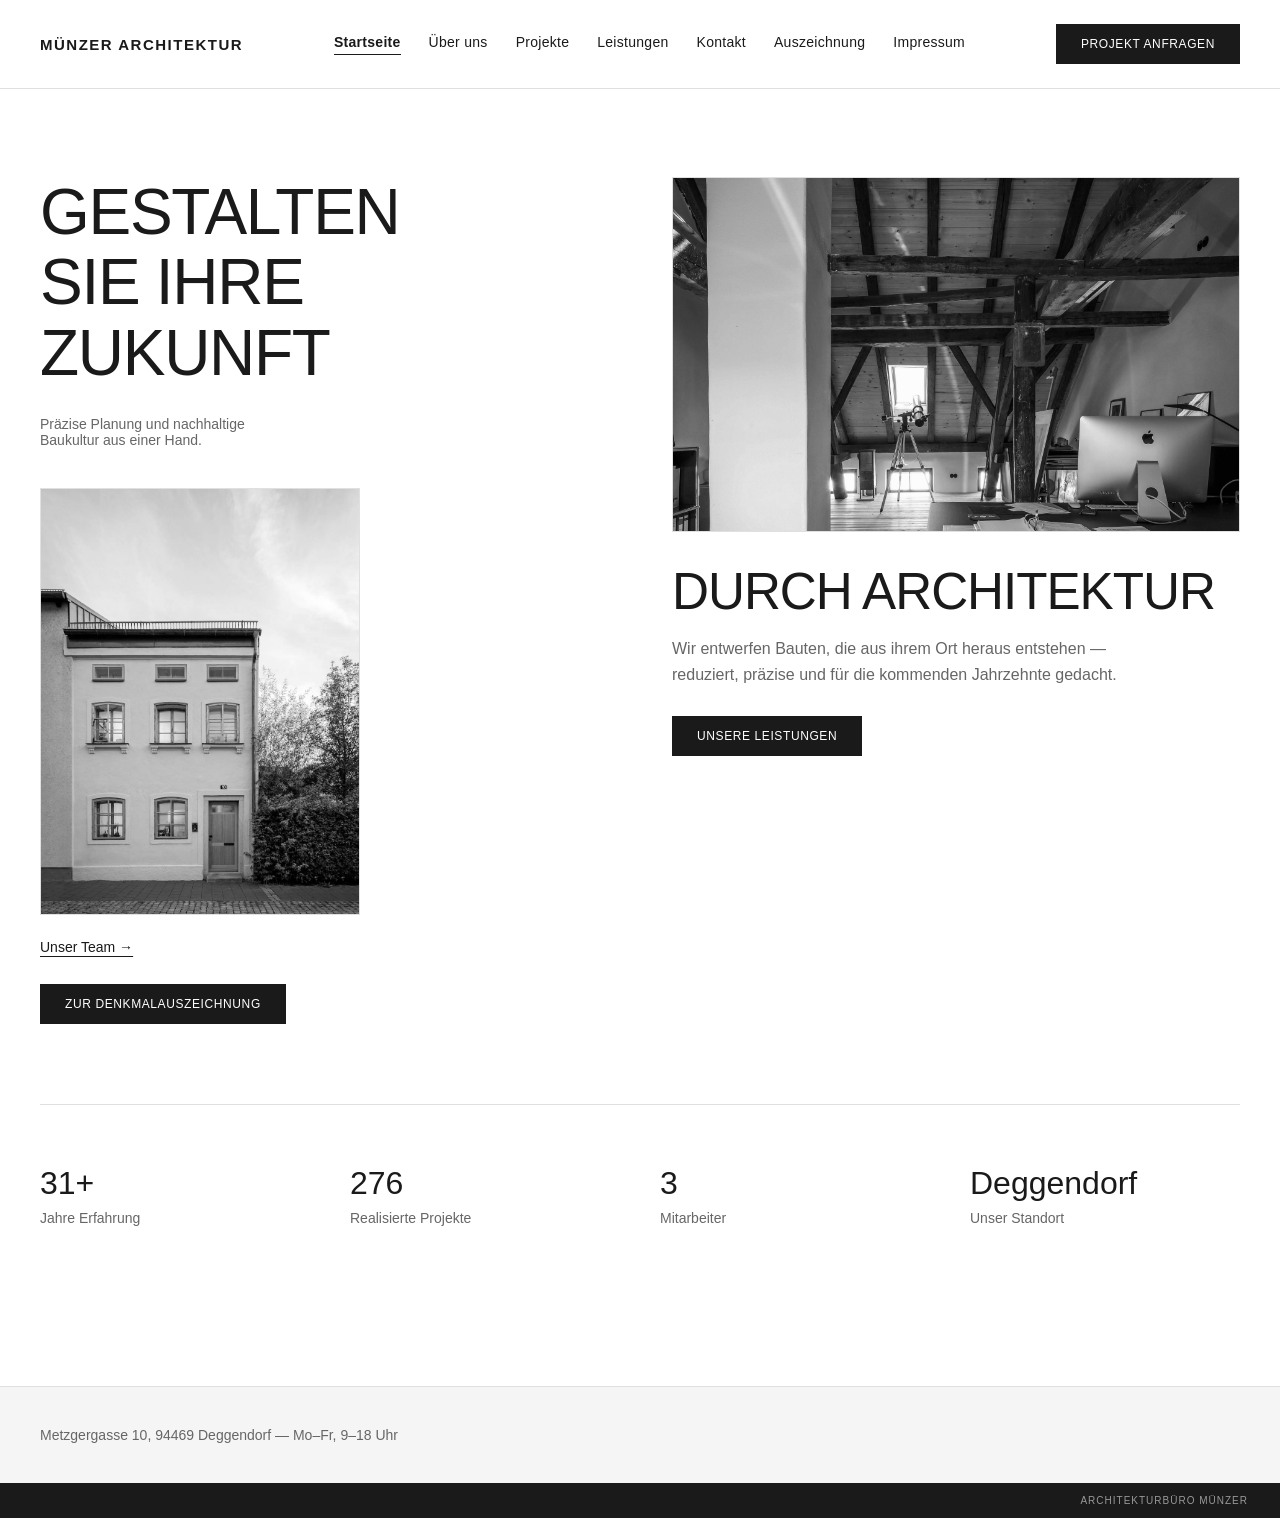
<file: index.html>
<!DOCTYPE html>
<html lang="de">
<head>
<meta charset="utf-8">
<meta name="viewport" content="width=device-width, initial-scale=1">
<title>Startseite — Münzer Architektur</title>
<link rel="stylesheet" href="style.css">
</head>
<body>
<header class="header">
  <a class="brand" href="index.html">Münzer Architektur</a>
  <nav class="nav">
      <a href="index.html" aria-current="page">Startseite</a>
      <a href="ueber-uns.html">Über uns</a>
      <a href="projekte.html">Projekte</a>
      <a href="leistungen.html">Leistungen</a>
      <a href="kontakt.html">Kontakt</a>
      <a href="auszeichnung.html">Auszeichnung</a>
      <a href="impressum.html">Impressum</a>
  </nav>
  <a class="btn" href="kontakt.html">Projekt anfragen</a>
</header>

<main>
  <section class="hero">
    <div>
      <h1 class="display">Gestalten<br>Sie Ihre Zukunft</h1>
      <p>Präzise Planung und nachhaltige Baukultur aus einer Hand.</p>
      <div class="tile bw r3-4 portrait">
        <img src="uploads/Startseite2.jpg" alt="Bauprojekt Münzer Architektur">
      </div>
      <a class="inline-link" href="ueber-uns.html">Unser Team →</a>
      <div style="margin-top: 28px;">
        <a class="btn" href="auszeichnung.html">Zur Denkmalauszeichnung</a>
      </div>
    </div>
    <div>
      <div class="tile bw r16-10">
        <img src="uploads/Startseite1.jpg" alt="Architektur Münzer, Referenzprojekt">
      </div>
      <h2 class="display">Durch Architektur</h2>
      <p class="body">Wir entwerfen Bauten, die aus ihrem Ort heraus entstehen — reduziert, präzise und für die kommenden Jahrzehnte gedacht.</p>
      <div style="margin-top: 28px;">
        <a class="btn" href="leistungen.html">Unsere Leistungen</a>
      </div>
    </div>
  </section>

  <section class="wrap">
    <div class="facts">
      <div><div class="fact-n">31+</div><div class="fact-l">Jahre Erfahrung</div></div>
      <div><div class="fact-n">276</div><div class="fact-l">Realisierte Projekte</div></div>
      <div><div class="fact-n">3</div><div class="fact-l">Mitarbeiter</div></div>
      <div><div class="fact-n">Deggendorf</div><div class="fact-l">Unser Standort</div></div>
    </div>
  </section>
</main>

<div class="footer">
  <div>Metzgergasse 10, 94469 Deggendorf — Mo–Fr, 9–18 Uhr</div>
</div>
<div class="footer-bar"><span>Architekturbüro Münzer</span></div>
</body>
</file>
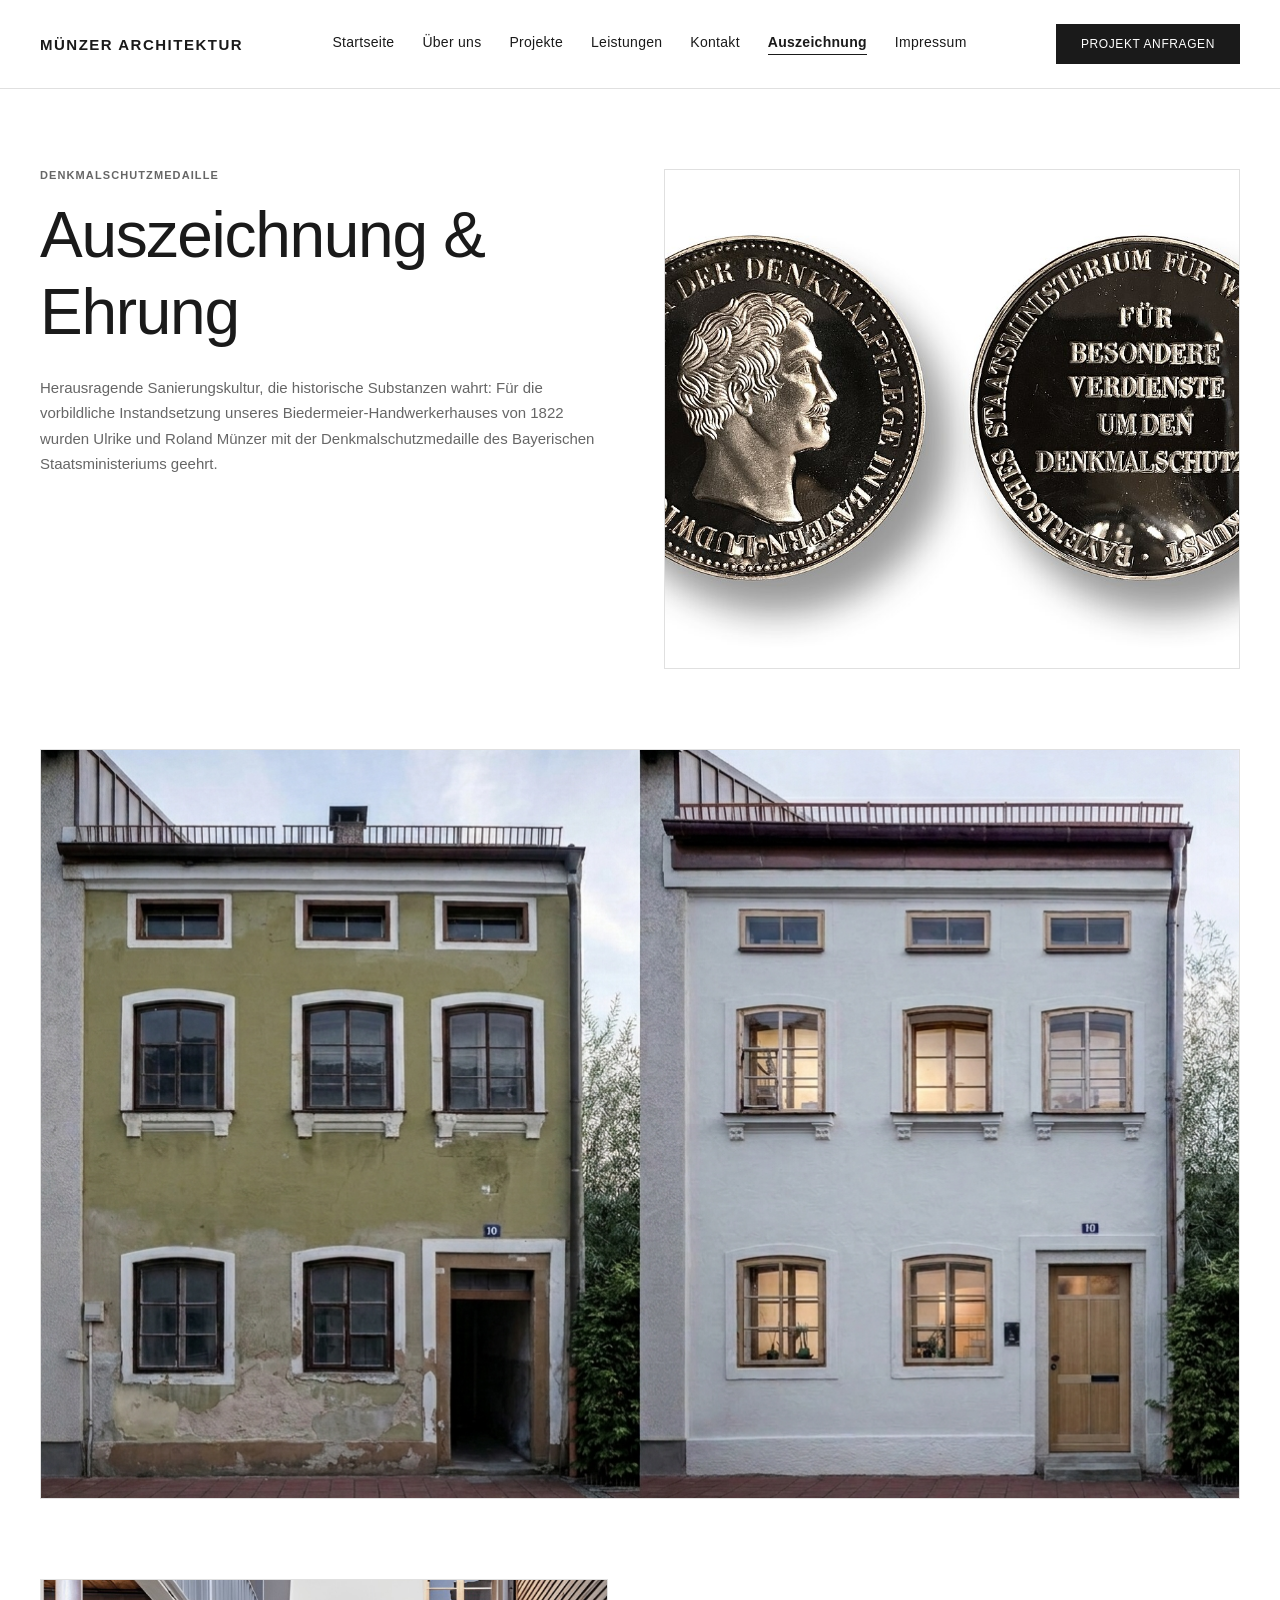
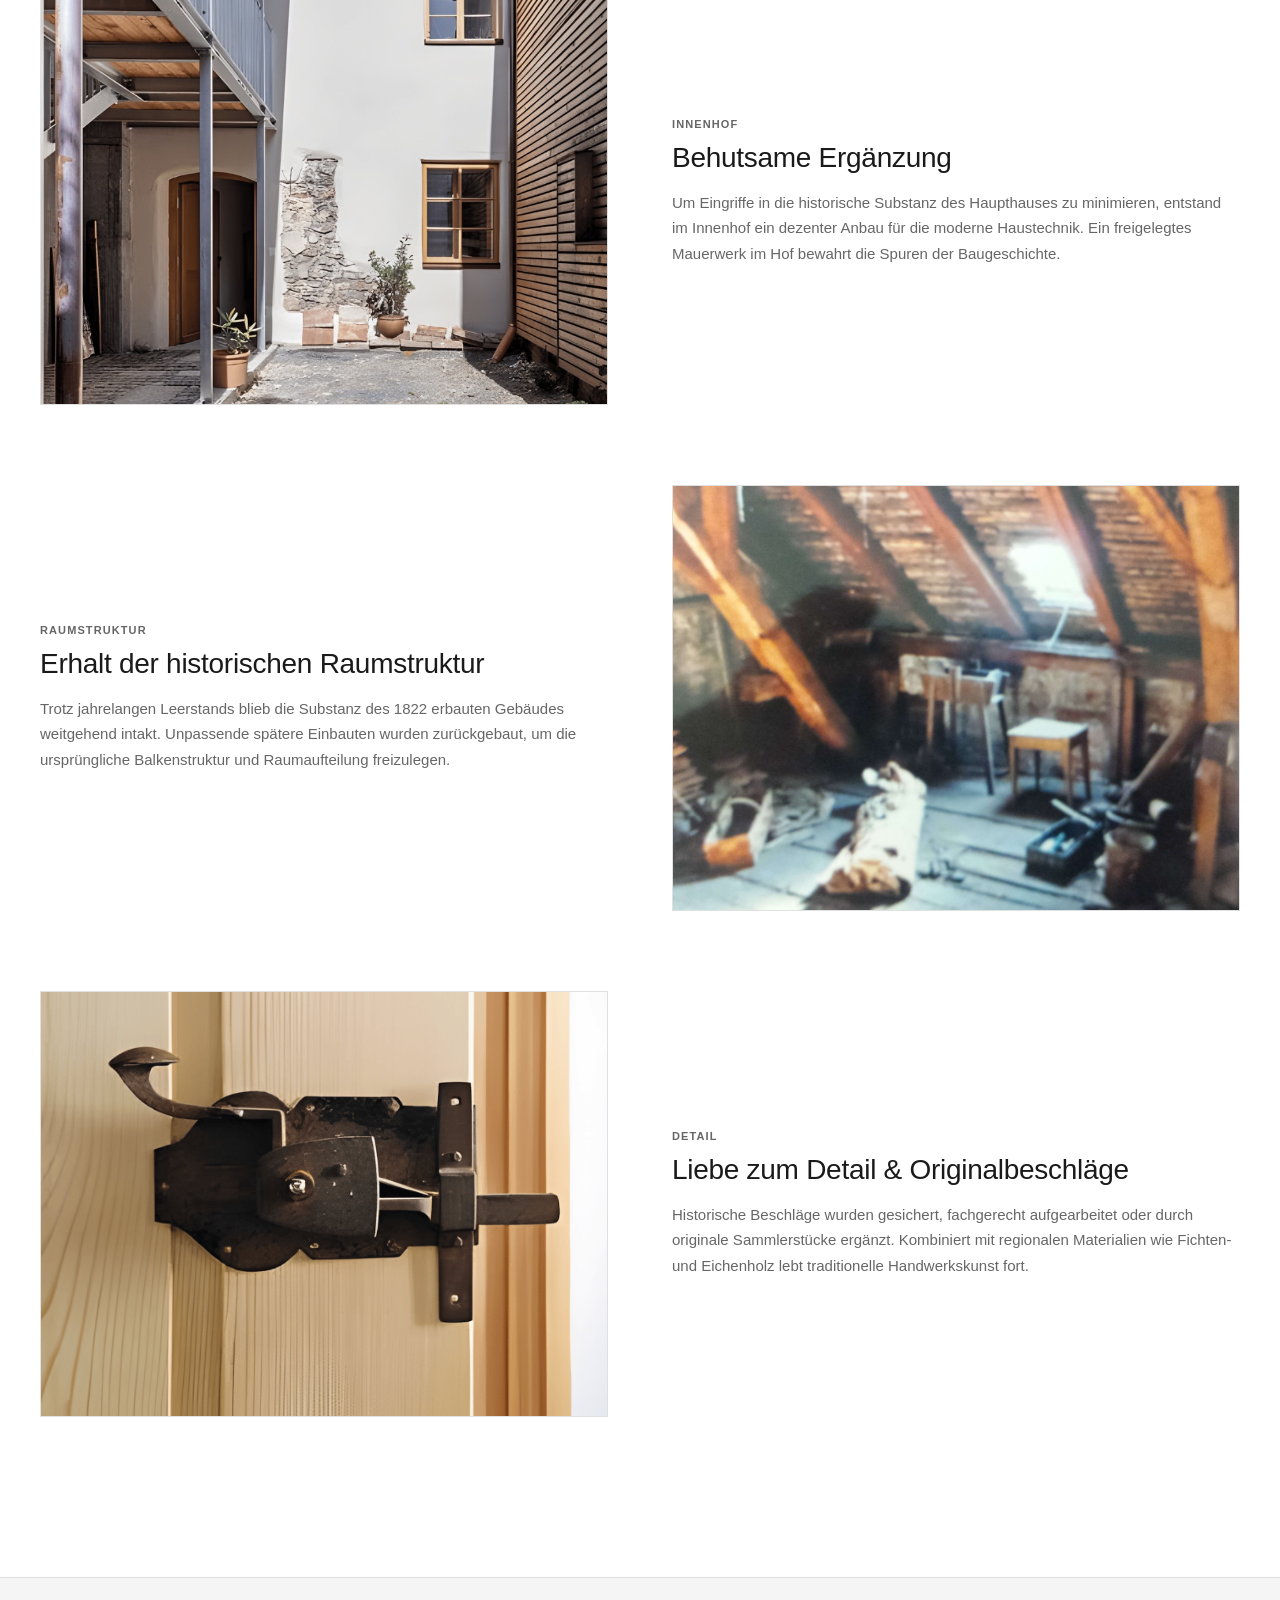
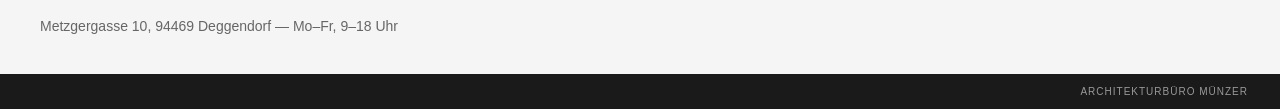
<file: auszeichnung.html>
<!DOCTYPE html>
<html lang="de">
<head>
<meta charset="utf-8">
<meta name="viewport" content="width=device-width, initial-scale=1">
<title>Auszeichnung — Münzer Architektur</title>
<link rel="stylesheet" href="style.css">
</head>
<body>
<header class="header">
  <a class="brand" href="index.html">Münzer Architektur</a>
  <nav class="nav">
      <a href="index.html">Startseite</a>
      <a href="ueber-uns.html">Über uns</a>
      <a href="projekte.html">Projekte</a>
      <a href="leistungen.html">Leistungen</a>
      <a href="kontakt.html">Kontakt</a>
      <a href="auszeichnung.html" aria-current="page">Auszeichnung</a>
      <a href="impressum.html">Impressum</a>
  </nav>
  <a class="btn" href="kontakt.html">Projekt anfragen</a>
</header>

<main class="wrap">
  <section class="award-intro">
    <div>
      <div class="label">Denkmalschutzmedaille</div>
      <h1 class="display" style="text-transform: none; font-size: clamp(32px, 5vw, 64px); line-height: 1.2; margin: 16px 0 24px;">Auszeichnung &amp; Ehrung</h1>
      <p class="award-p">Herausragende Sanierungskultur, die historische Substanzen wahrt: Für die vorbildliche Instandsetzung unseres Biedermeier-Handwerkerhauses von 1822 wurden Ulrike und Roland Münzer mit der Denkmalschutzmedaille des Bayerischen Staatsministeriums geehrt.</p>
    </div>
    <div class="tile"><img src="uploads/Auszeichnung1.jpg" alt="Verleihung der Denkmalschutzmedaille"></div>
  </section>

  <div class="tile r16-10" style="margin-bottom: 80px;">
    <img src="uploads/Auszeichnung3.jpg" alt="Saniertes Biedermeier-Handwerkerhaus von 1822">
  </div>

  <section class="split">
    <div class="tile r4-3"><img src="uploads/Auszeichnung5.jpg" alt="Anbau im Innenhof" style="object-position: center bottom; scale: 1.2;"></div>
    <div>
      <div class="label">Innenhof</div>
      <h2 class="award-h">Behutsame Ergänzung</h2>
      <p class="award-p">Um Eingriffe in die historische Substanz des Haupthauses zu minimieren, entstand im Innenhof ein dezenter Anbau für die moderne Haustechnik. Ein freigelegtes Mauerwerk im Hof bewahrt die Spuren der Baugeschichte.</p>
    </div>
  </section>

  <section class="split">
    <div>
      <div class="label">Raumstruktur</div>
      <h2 class="award-h">Erhalt der historischen Raumstruktur</h2>
      <p class="award-p">Trotz jahrelangen Leerstands blieb die Substanz des 1822 erbauten Gebäudes weitgehend intakt. Unpassende spätere Einbauten wurden zurückgebaut, um die ursprüngliche Balkenstruktur und Raumaufteilung freizulegen.</p>
    </div>
    <div class="tile r4-3"><img src="uploads/Auszeichnung2.jpg" alt="Freigelegte Balkenstruktur"></div>
  </section>

  <section class="split" style="margin-bottom: 0;">
    <div class="tile r4-3"><img src="uploads/Auszeichnung4.jpg" alt="Originalbeschläge und Details"></div>
    <div>
      <div class="label">Detail</div>
      <h2 class="award-h">Liebe zum Detail &amp; Originalbeschläge</h2>
      <p class="award-p">Historische Beschläge wurden gesichert, fachgerecht aufgearbeitet oder durch originale Sammlerstücke ergänzt. Kombiniert mit regionalen Materialien wie Fichten- und Eichenholz lebt traditionelle Handwerkskunst fort.</p>
    </div>
  </section>
</main>

<div class="footer">
  <div>Metzgergasse 10, 94469 Deggendorf — Mo–Fr, 9–18 Uhr</div>
</div>
<div class="footer-bar"><span>Architekturbüro Münzer</span></div>
</body>
</html>
</file>
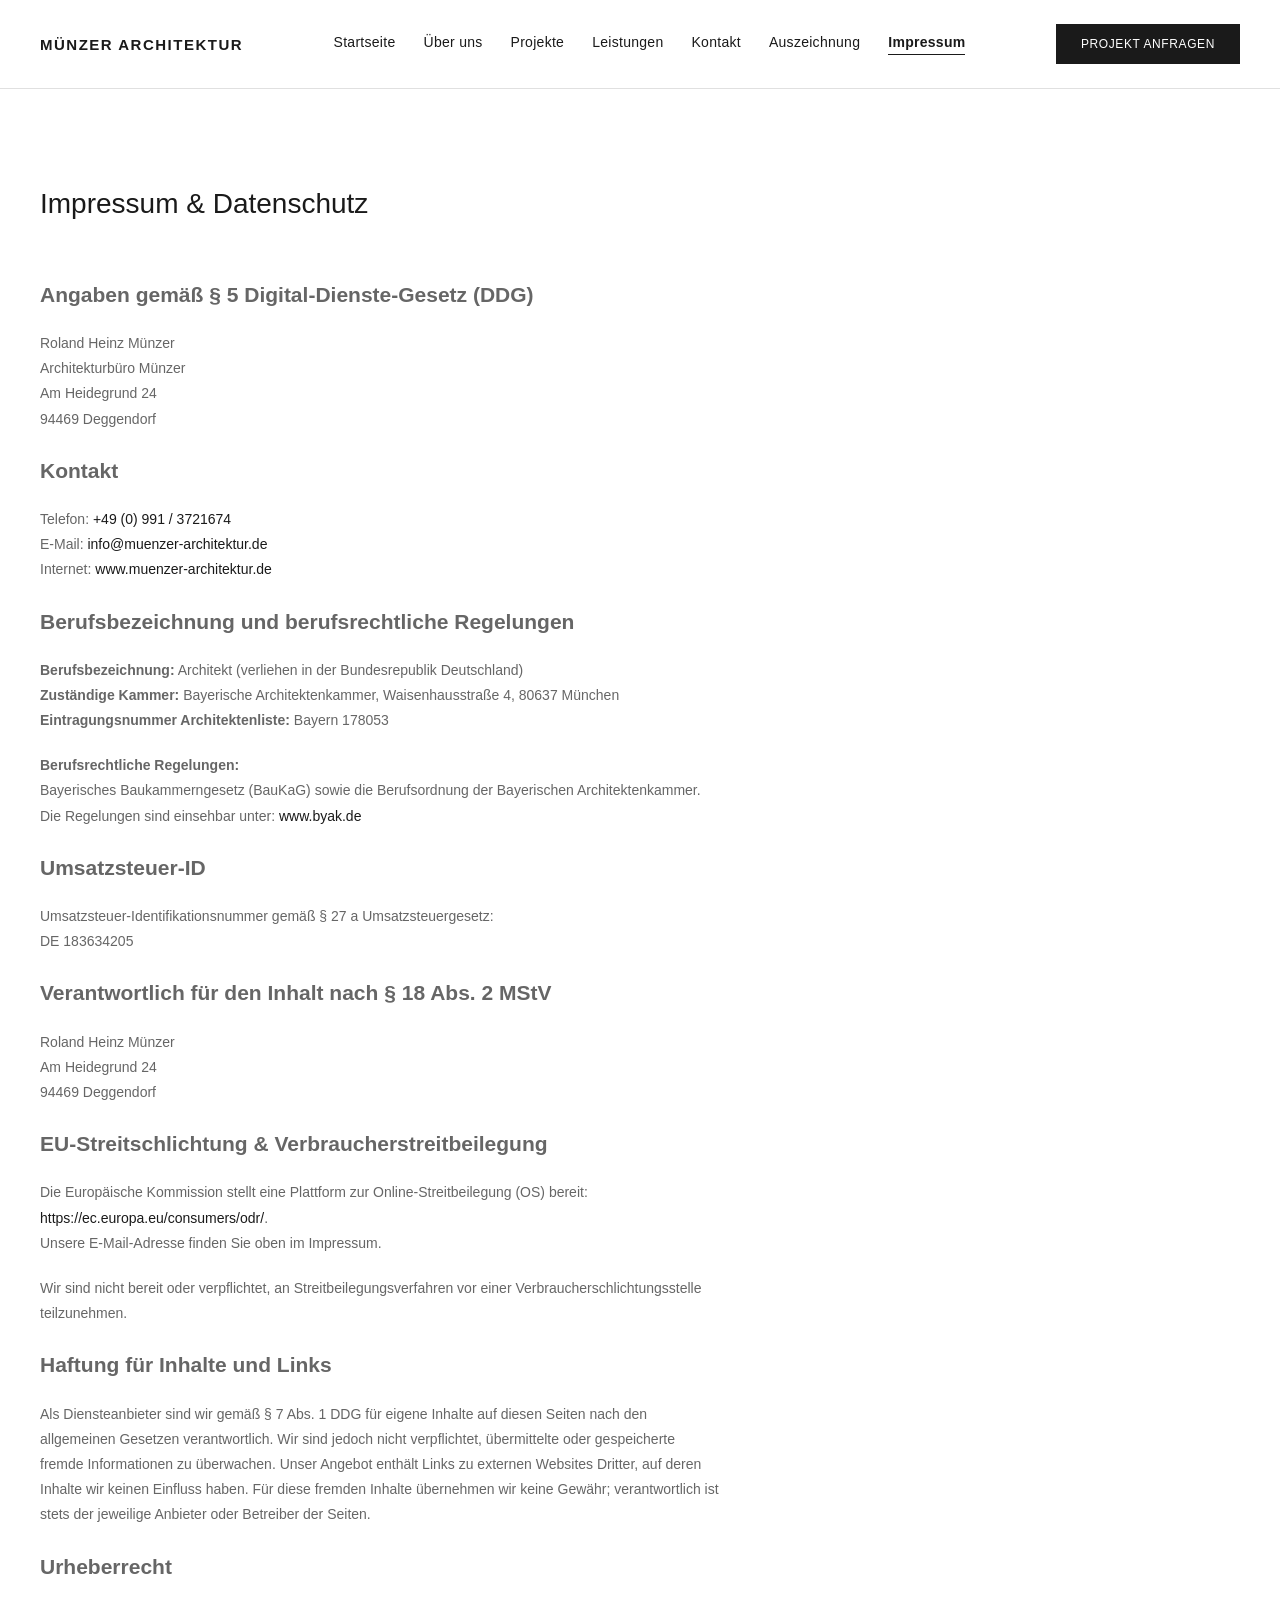
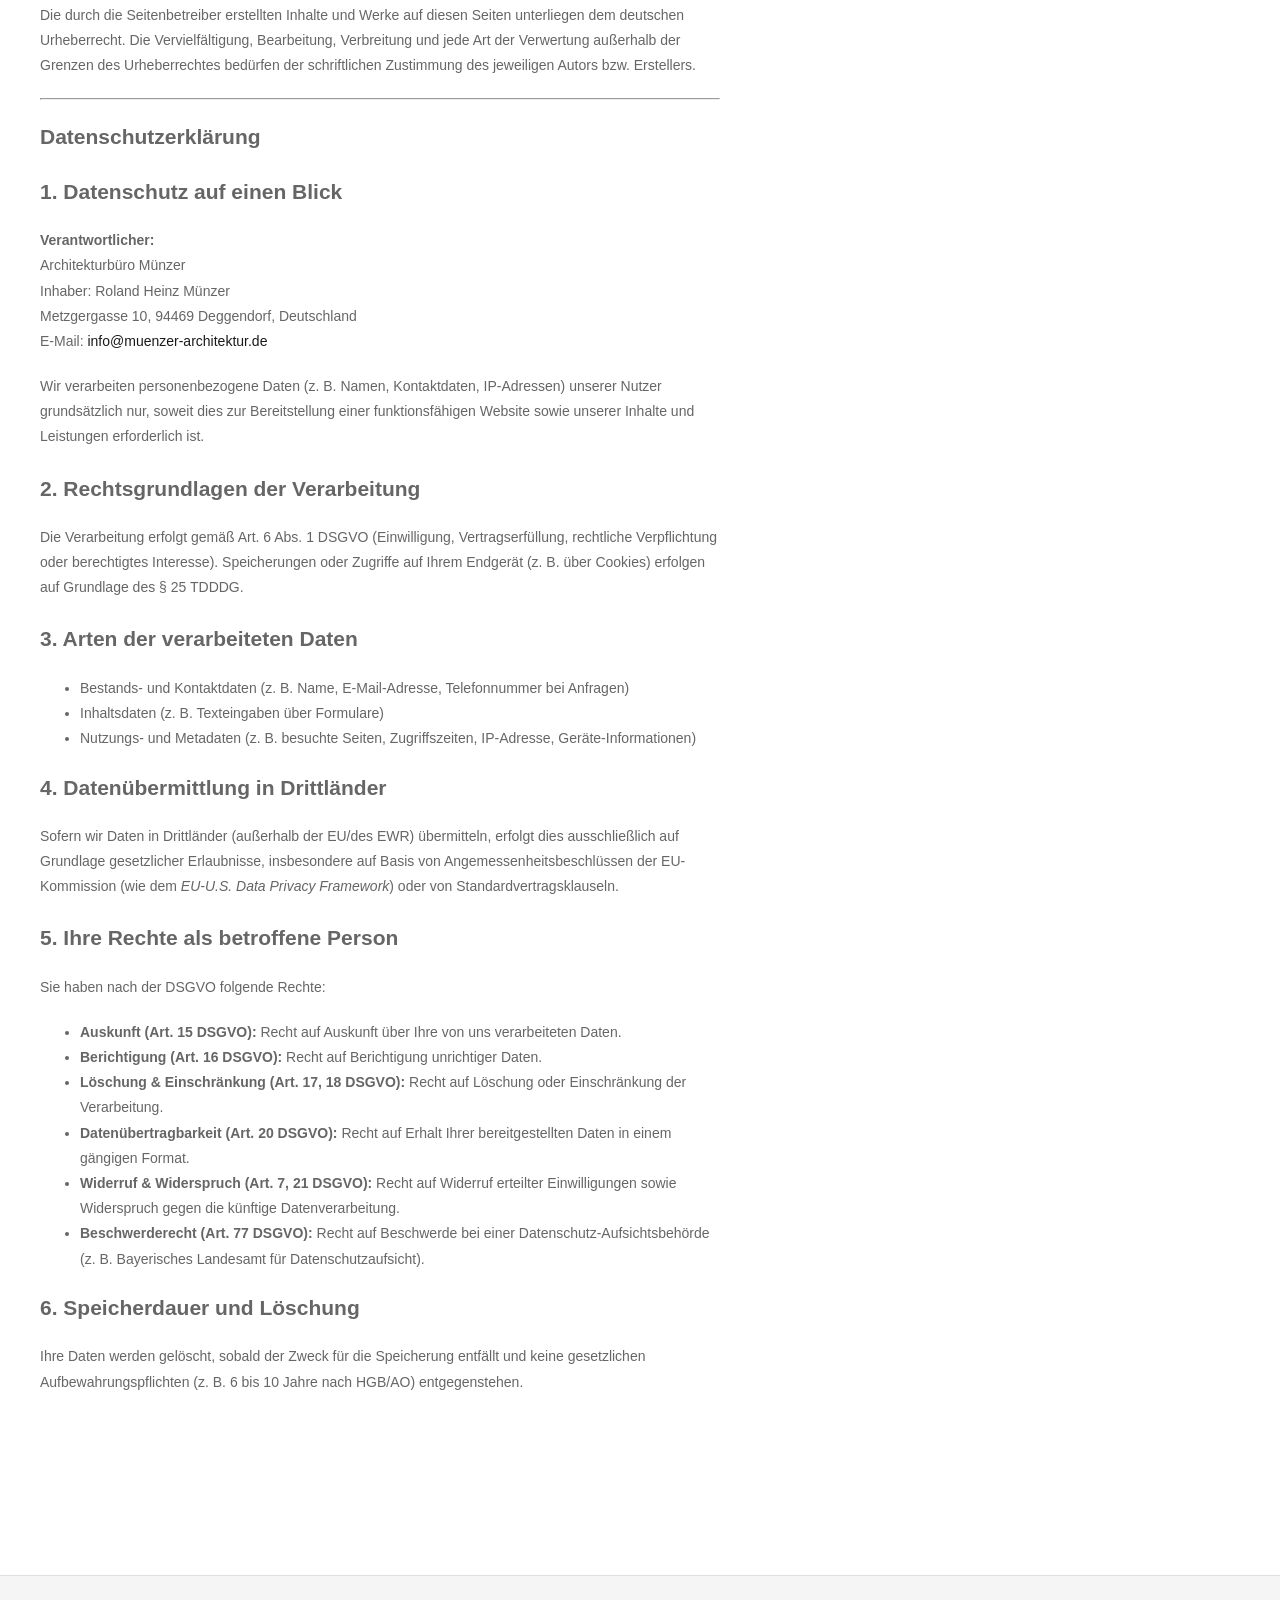
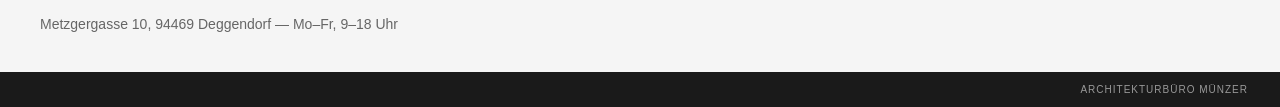
<file: impressum.html>
<!DOCTYPE html>
<html lang="de">
<head>
<meta charset="utf-8">
<meta name="viewport" content="width=device-width, initial-scale=1">
<title>Impressum — Münzer Architektur</title>
<link rel="stylesheet" href="style.css">
</head>
<body>
<header class="header">
  <a class="brand" href="index.html">Münzer Architektur</a>
  <nav class="nav">
      <a href="index.html">Startseite</a>
      <a href="ueber-uns.html">Über uns</a>
      <a href="projekte.html">Projekte</a>
      <a href="leistungen.html">Leistungen</a>
      <a href="kontakt.html">Kontakt</a>
      <a href="auszeichnung.html">Auszeichnung</a>
      <a href="impressum.html" aria-current="page">Impressum</a>
  </nav>
  <a class="btn" href="kontakt.html">Projekt anfragen</a>
</header>

<main class="wrap">
  <h1 class="page-title">Impressum &amp; Datenschutz</h1>
  <div class="legal">
    <h2>Angaben gemäß § 5 Digital-Dienste-Gesetz (DDG)</h2>
    <p>Roland Heinz Münzer<br>
    Architekturbüro Münzer<br>
    Am Heidegrund 24<br>
    94469 Deggendorf</p>

    <h2>Kontakt</h2>
    <p>Telefon: <a href="tel:+499913721674">+49 (0) 991 / 3721674</a><br>
    E-Mail: <a href="mailto:info@muenzer-architektur.de">info@muenzer-architektur.de</a><br>
    Internet: <a href="https://www.muenzer-architektur.de">www.muenzer-architektur.de</a></p>

    <h2>Berufsbezeichnung und berufsrechtliche Regelungen</h2>
    <p><strong>Berufsbezeichnung:</strong> Architekt (verliehen in der Bundesrepublik Deutschland)<br>
    <strong>Zuständige Kammer:</strong> Bayerische Architektenkammer, Waisenhausstraße 4, 80637 München<br>
    <strong>Eintragungsnummer Architektenliste:</strong> Bayern 178053</p>
    <p><strong>Berufsrechtliche Regelungen:</strong><br>
    Bayerisches Baukammerngesetz (BauKaG) sowie die Berufsordnung der Bayerischen Architektenkammer. Die Regelungen sind einsehbar unter: <a href="https://www.byak.de" target="_blank" rel="noopener">www.byak.de</a></p>

    <h2>Umsatzsteuer-ID</h2>
    <p>Umsatzsteuer-Identifikationsnummer gemäß § 27 a Umsatzsteuergesetz:<br>
    DE 183634205</p>

    <h2>Verantwortlich für den Inhalt nach § 18 Abs. 2 MStV</h2>
    <p>Roland Heinz Münzer<br>
    Am Heidegrund 24<br>
    94469 Deggendorf</p>

    <h2>EU-Streitschlichtung &amp; Verbraucherstreitbeilegung</h2>
    <p>Die Europäische Kommission stellt eine Plattform zur Online-Streitbeilegung (OS) bereit: <a href="https://ec.europa.eu/consumers/odr/" target="_blank" rel="noopener">https://ec.europa.eu/consumers/odr/</a>.<br>
    Unsere E-Mail-Adresse finden Sie oben im Impressum.</p>
    <p>Wir sind nicht bereit oder verpflichtet, an Streitbeilegungsverfahren vor einer Verbraucherschlichtungsstelle teilzunehmen.</p>

    <h2>Haftung für Inhalte und Links</h2>
    <p>Als Diensteanbieter sind wir gemäß § 7 Abs. 1 DDG für eigene Inhalte auf diesen Seiten nach den allgemeinen Gesetzen verantwortlich. Wir sind jedoch nicht verpflichtet, übermittelte oder gespeicherte fremde Informationen zu überwachen. Unser Angebot enthält Links zu externen Websites Dritter, auf deren Inhalte wir keinen Einfluss haben. Für diese fremden Inhalte übernehmen wir keine Gewähr; verantwortlich ist stets der jeweilige Anbieter oder Betreiber der Seiten.</p>

    <h2>Urheberrecht</h2>
    <p>Die durch die Seitenbetreiber erstellten Inhalte und Werke auf diesen Seiten unterliegen dem deutschen Urheberrecht. Die Vervielfältigung, Bearbeitung, Verbreitung und jede Art der Verwertung außerhalb der Grenzen des Urheberrechtes bedürfen der schriftlichen Zustimmung des jeweiligen Autors bzw. Erstellers.</p>

    <hr>

    <h2 class="doc-title" id="datenschutz">Datenschutzerklärung</h2>

    <h2>1. Datenschutz auf einen Blick</h2>
    <p><strong>Verantwortlicher:</strong><br>
    Architekturbüro Münzer<br>
    Inhaber: Roland Heinz Münzer<br>
    Metzgergasse 10, 94469 Deggendorf, Deutschland<br>
    E-Mail: <a href="mailto:info@muenzer-architektur.de">info@muenzer-architektur.de</a></p>
    <p>Wir verarbeiten personenbezogene Daten (z. B. Namen, Kontaktdaten, IP-Adressen) unserer Nutzer grundsätzlich nur, soweit dies zur Bereitstellung einer funktionsfähigen Website sowie unserer Inhalte und Leistungen erforderlich ist.</p>

    <h2>2. Rechtsgrundlagen der Verarbeitung</h2>
    <p>Die Verarbeitung erfolgt gemäß Art. 6 Abs. 1 DSGVO (Einwilligung, Vertragserfüllung, rechtliche Verpflichtung oder berechtigtes Interesse). Speicherungen oder Zugriffe auf Ihrem Endgerät (z. B. über Cookies) erfolgen auf Grundlage des § 25 TDDDG.</p>

    <h2>3. Arten der verarbeiteten Daten</h2>
    <ul>
      <li>Bestands- und Kontaktdaten (z. B. Name, E-Mail-Adresse, Telefonnummer bei Anfragen)</li>
      <li>Inhaltsdaten (z. B. Texteingaben über Formulare)</li>
      <li>Nutzungs- und Metadaten (z. B. besuchte Seiten, Zugriffszeiten, IP-Adresse, Geräte-Informationen)</li>
    </ul>

    <h2>4. Datenübermittlung in Drittländer</h2>
    <p>Sofern wir Daten in Drittländer (außerhalb der EU/des EWR) übermitteln, erfolgt dies ausschließlich auf Grundlage gesetzlicher Erlaubnisse, insbesondere auf Basis von Angemessenheitsbeschlüssen der EU-Kommission (wie dem <em>EU-U.S. Data Privacy Framework</em>) oder von Standardvertragsklauseln.</p>

    <h2>5. Ihre Rechte als betroffene Person</h2>
    <p>Sie haben nach der DSGVO folgende Rechte:</p>
    <ul>
      <li><strong>Auskunft (Art. 15 DSGVO):</strong> Recht auf Auskunft über Ihre von uns verarbeiteten Daten.</li>
      <li><strong>Berichtigung (Art. 16 DSGVO):</strong> Recht auf Berichtigung unrichtiger Daten.</li>
      <li><strong>Löschung &amp; Einschränkung (Art. 17, 18 DSGVO):</strong> Recht auf Löschung oder Einschränkung der Verarbeitung.</li>
      <li><strong>Datenübertragbarkeit (Art. 20 DSGVO):</strong> Recht auf Erhalt Ihrer bereitgestellten Daten in einem gängigen Format.</li>
      <li><strong>Widerruf &amp; Widerspruch (Art. 7, 21 DSGVO):</strong> Recht auf Widerruf erteilter Einwilligungen sowie Widerspruch gegen die künftige Datenverarbeitung.</li>
      <li><strong>Beschwerderecht (Art. 77 DSGVO):</strong> Recht auf Beschwerde bei einer Datenschutz-Aufsichtsbehörde (z. B. Bayerisches Landesamt für Datenschutzaufsicht).</li>
    </ul>

    <h2>6. Speicherdauer und Löschung</h2>
    <p>Ihre Daten werden gelöscht, sobald der Zweck für die Speicherung entfällt und keine gesetzlichen Aufbewahrungspflichten (z. B. 6 bis 10 Jahre nach HGB/AO) entgegenstehen.</p>
  </div>
</main>

<div class="footer">
  <div>Metzgergasse 10, 94469 Deggendorf — Mo–Fr, 9–18 Uhr</div>
</div>
<div class="footer-bar"><span>Architekturbüro Münzer</span></div>
</body>
</html>
</file>
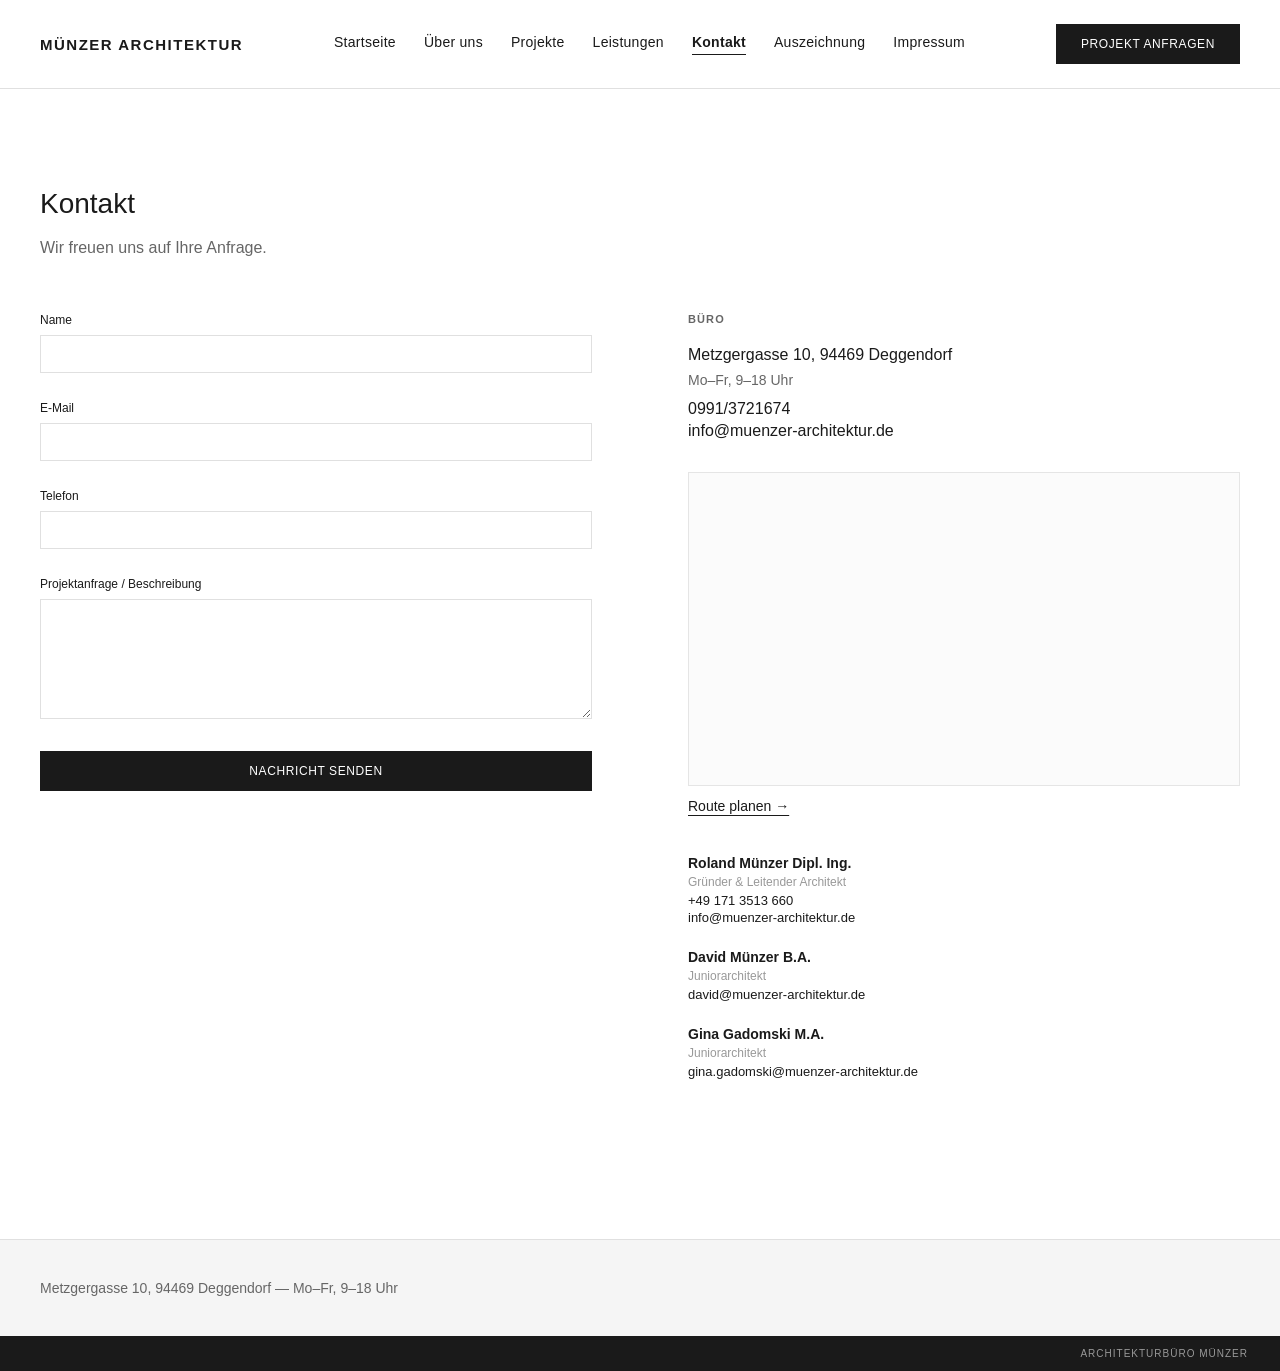
<file: kontakt.html>
<!DOCTYPE html>
<html lang="de">
<head>
<meta charset="utf-8">
<meta name="viewport" content="width=device-width, initial-scale=1">
<title>Kontakt — Münzer Architektur</title>
<link rel="stylesheet" href="style.css">
</head>
<body>
<header class="header">
  <a class="brand" href="index.html">Münzer Architektur</a>
  <nav class="nav">
      <a href="index.html">Startseite</a>
      <a href="ueber-uns.html">Über uns</a>
      <a href="projekte.html">Projekte</a>
      <a href="leistungen.html">Leistungen</a>
      <a href="kontakt.html" aria-current="page">Kontakt</a>
      <a href="auszeichnung.html">Auszeichnung</a>
      <a href="impressum.html">Impressum</a>
  </nav>
  <a class="btn" href="kontakt.html">Projekt anfragen</a>
</header>

<main class="wrap">
  <h1 class="page-title">Kontakt</h1>
  <p class="lead" style="max-width: 560px;">Wir freuen uns auf Ihre Anfrage.</p>

  <div class="contact">
    <div>
     <form action="https://formspree.io/f/mqpzrrjn" method="POST">
        <div>
          <label for="name">Name</label>
          <input id="name" name="Name" type="text" required>
        </div>
        <div>
          <label for="email">E-Mail</label>
          <input id="email" name="E-Mail" type="email" required>
        </div>
        <div>
          <label for="phone">Telefon</label>
          <input id="phone" name="Telefon" type="tel">
        </div>
        <div>
          <label for="message">Projektanfrage / Beschreibung</label>
          <textarea id="message" name="Nachricht" required></textarea>
        </div>
        <button class="btn" type="submit">Nachricht senden</button>
      </form>
    </div>

    <div>
      <div class="label">Büro</div>
      <div class="office-address" style="margin-top: 16px;">Metzgergasse 10, 94469 Deggendorf</div>
      <div class="office-hours">Mo–Fr, 9–18 Uhr</div>
      <div class="office-links">
        <a href="tel:+499913721674">0991/3721674</a>
        <a href="mailto:info@muenzer-architektur.de">info@muenzer-architektur.de</a>
      </div>

      <div class="map">
        <iframe src="https://maps.google.com/maps?q=Metzgergasse+10,+94469+Deggendorf&amp;output=embed" loading="lazy" title="Anfahrt"></iframe>
      </div>
      <a href="https://www.google.com/maps/search/?api=1&amp;query=Metzgergasse+10,+94469+Deggendorf" target="_blank" rel="noopener" style="display: inline-block; margin-top: 12px; font-size: 14px; text-decoration: underline; text-underline-offset: 4px;">Route planen →</a>

      <div class="contact-list">
        <div>
          <div class="member-name" style="margin-top: 0;">Roland Münzer Dipl. Ing.</div>
          <div class="member-role">Gründer &amp; Leitender Architekt</div>
          <a href="tel:+4917135136600" style="display: block; font-size: 13px; margin-top: 4px;">+49 171 3513 660</a>
          <a href="mailto:info@muenzer-architektur.de" style="display: block; font-size: 13px; margin-top: 2px;">info@muenzer-architektur.de</a>
        </div>
        <div>
          <div class="member-name" style="margin-top: 0;">David Münzer B.A.</div>
          <div class="member-role">Juniorarchitekt</div>
          <a href="mailto:david@muenzer-architektur.de" style="display: block; font-size: 13px; margin-top: 4px;">david@muenzer-architektur.de</a>
        </div>
        <div>
          <div class="member-name" style="margin-top: 0;">Gina Gadomski M.A.</div>
          <div class="member-role">Juniorarchitekt</div>
          <a href="mailto:gina.gadomski@muenzer-architektur.de" style="display: block; font-size: 13px; margin-top: 4px;">gina.gadomski@muenzer-architektur.de</a>
        </div>
      </div>
    </div>
  </div>
</main>

<div class="footer">
  <div>Metzgergasse 10, 94469 Deggendorf — Mo–Fr, 9–18 Uhr</div>
</div>
<div class="footer-bar"><span>Architekturbüro Münzer</span></div>
</body>
</html>
</file>
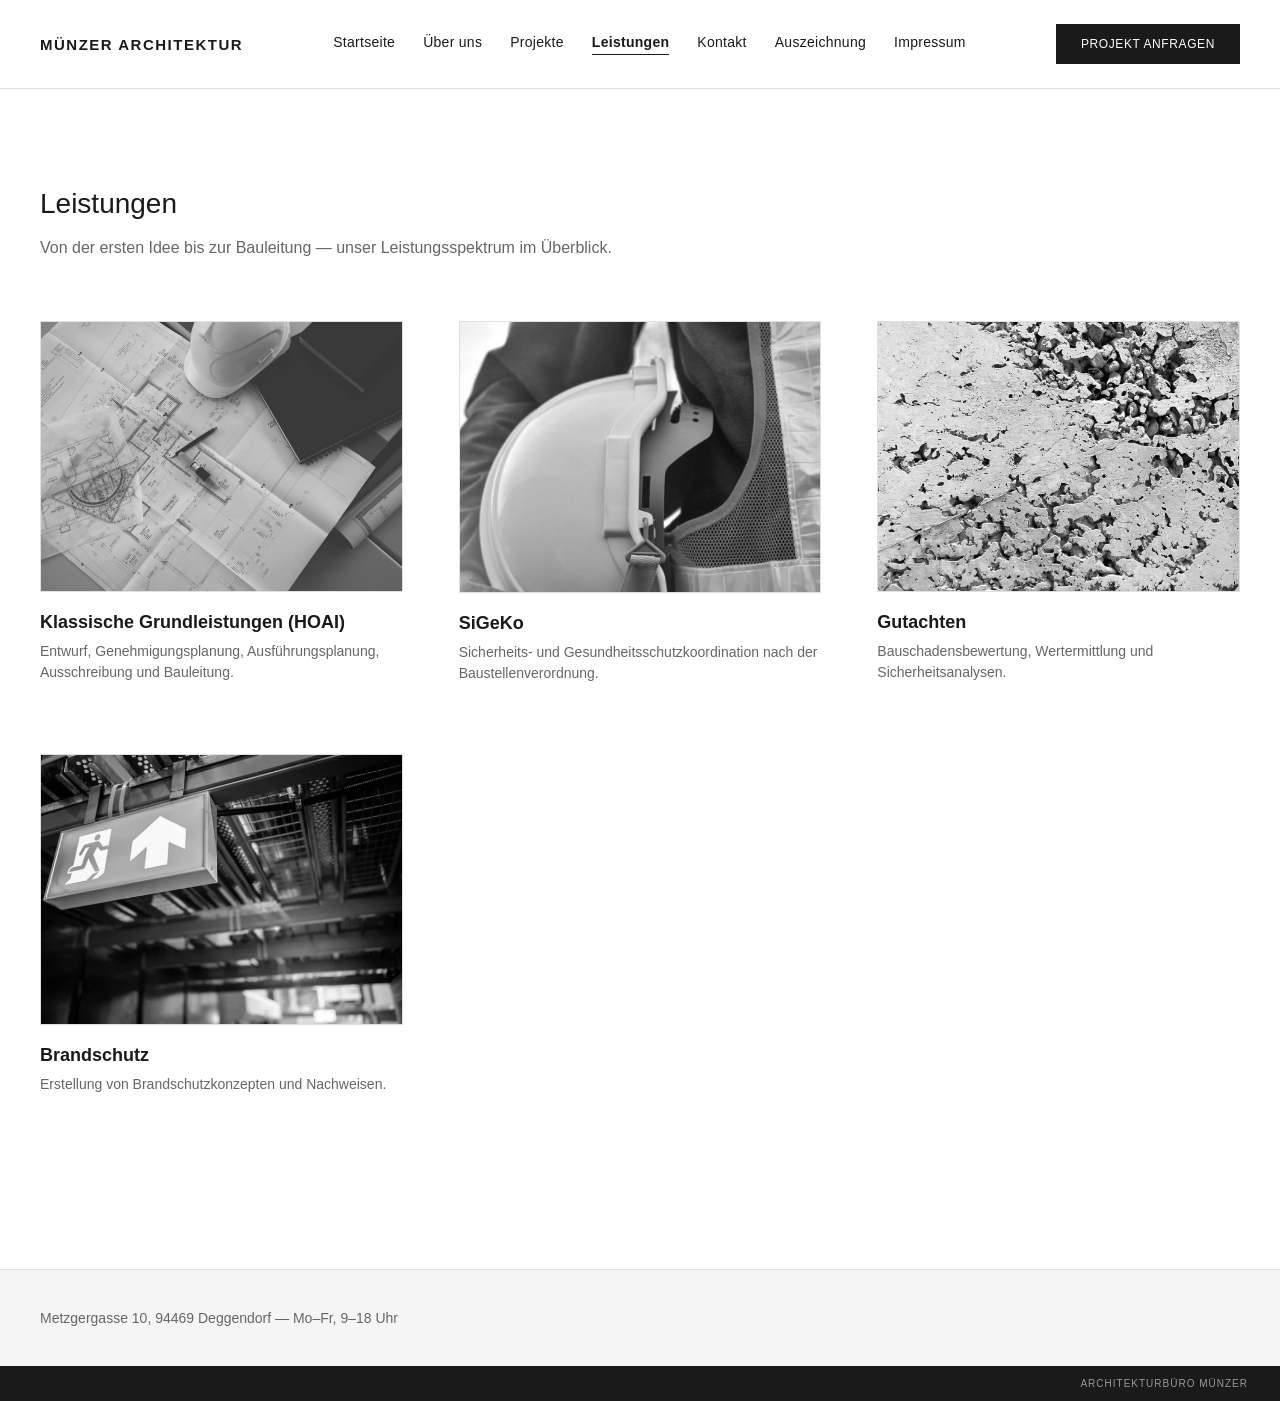
<file: leistungen.html>
<!DOCTYPE html>
<html lang="de">
<head>
<meta charset="utf-8">
<meta name="viewport" content="width=device-width, initial-scale=1">
<title>Leistungen — Münzer Architektur</title>
<link rel="stylesheet" href="style.css">
</head>
<body>
<header class="header">
  <a class="brand" href="index.html">Münzer Architektur</a>
  <nav class="nav">
      <a href="index.html">Startseite</a>
      <a href="ueber-uns.html">Über uns</a>
      <a href="projekte.html">Projekte</a>
      <a href="leistungen.html" aria-current="page">Leistungen</a>
      <a href="kontakt.html">Kontakt</a>
      <a href="auszeichnung.html">Auszeichnung</a>
      <a href="impressum.html">Impressum</a>
  </nav>
  <a class="btn" href="kontakt.html">Projekt anfragen</a>
</header>

<main class="wrap">
  <h1 class="page-title">Leistungen</h1>
  <p class="lead">Von der ersten Idee bis zur Bauleitung — unser Leistungsspektrum im Überblick.</p>
  <div class="grid-4">
    <article>
      <div class="tile bw r4-3"><img src="uploads/Leistungen2.jpg" alt="Klassische Grundleistungen (HOAI)"></div>
      <div class="card-title">Klassische Grundleistungen (HOAI)</div>
      <p class="card-text">Entwurf, Genehmigungsplanung, Ausführungsplanung, Ausschreibung und Bauleitung.</p>
    </article>
    <article>
      <div class="tile bw r4-3"><img src="uploads/Leistungen4.jpg" alt="SiGeKo"></div>
      <div class="card-title">SiGeKo</div>
      <p class="card-text">Sicherheits- und Gesundheitsschutzkoordination nach der Baustellenverordnung.</p>
    </article>
    <article>
      <div class="tile bw r4-3"><img src="uploads/Leistungen3.jpg" alt="Gutachten"></div>
      <div class="card-title">Gutachten</div>
      <p class="card-text">Bauschadensbewertung, Wertermittlung und Sicherheitsanalysen.</p>
    </article>
    <article>
      <div class="tile bw r4-3"><img src="uploads/Leistungen1.jpg" alt="Brandschutz"></div>
      <div class="card-title">Brandschutz</div>
      <p class="card-text">Erstellung von Brandschutzkonzepten und Nachweisen.</p>
    </article>
  </div>
</main>

<div class="footer">
  <div>Metzgergasse 10, 94469 Deggendorf — Mo–Fr, 9–18 Uhr</div>
</div>
<div class="footer-bar"><span>Architekturbüro Münzer</span></div>
</body>
</html>
</file>
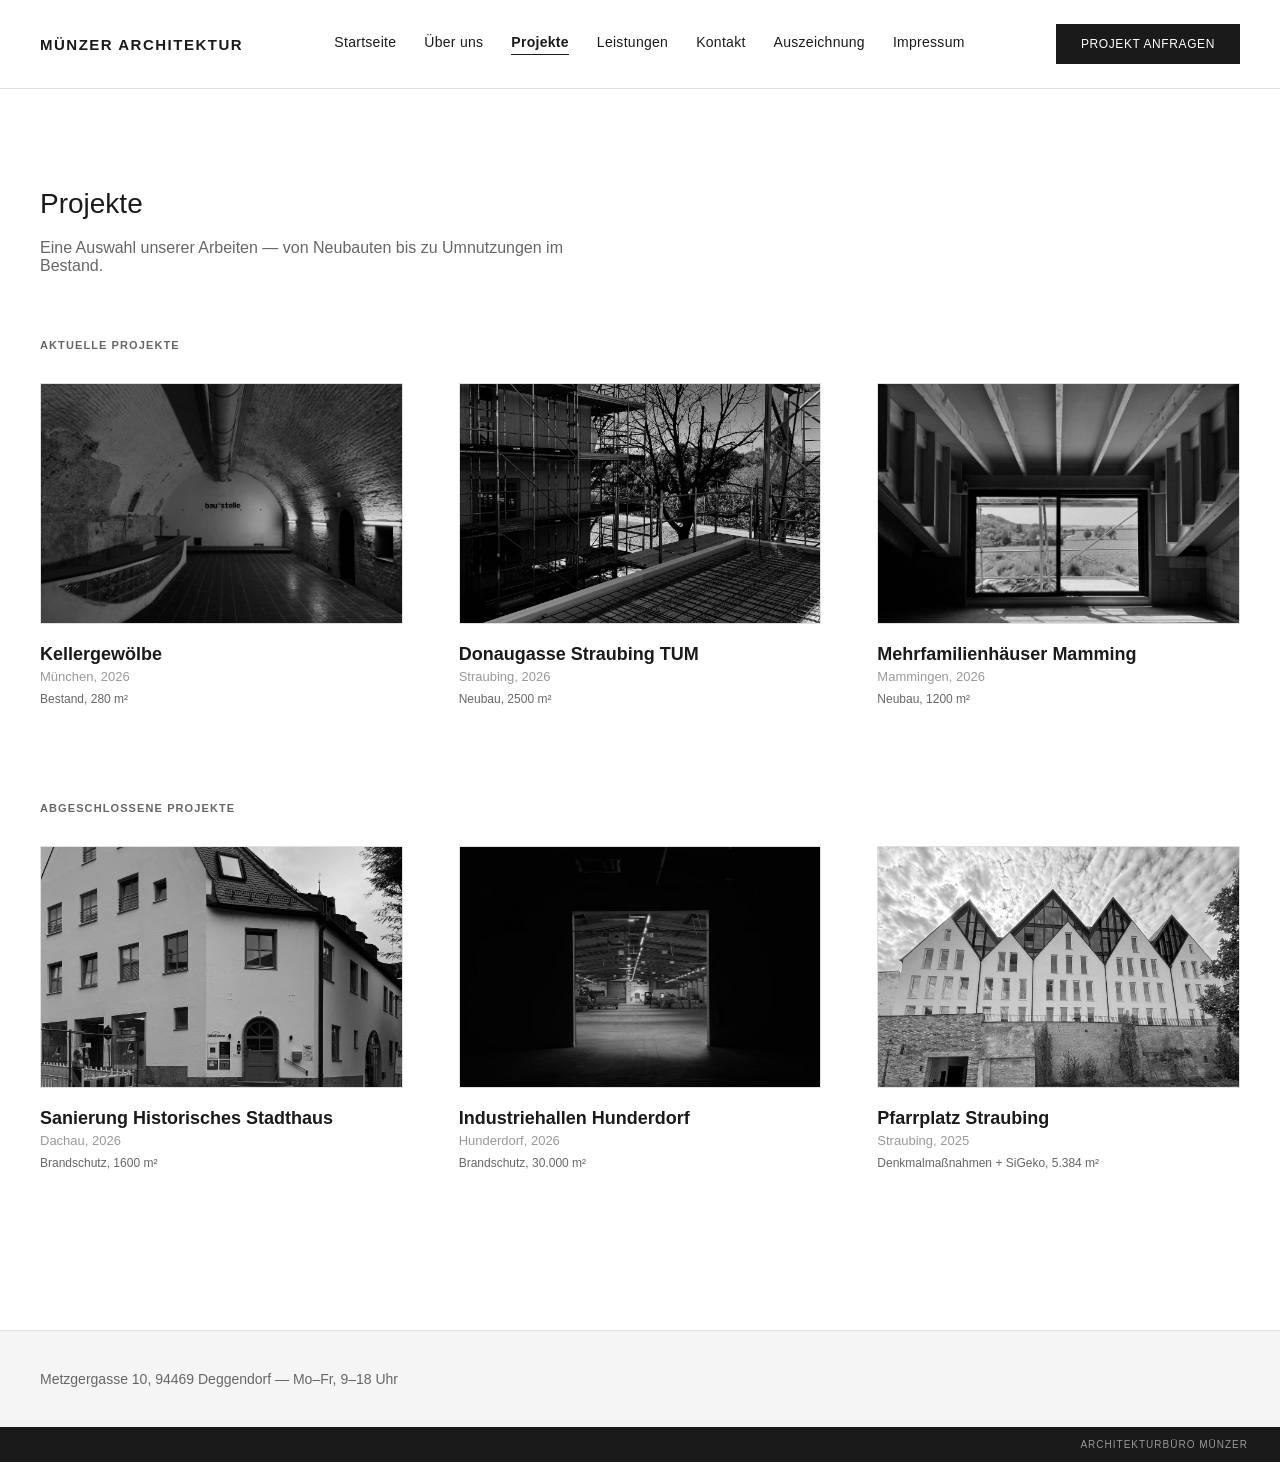
<file: projekte.html>
<!DOCTYPE html>
<html lang="de">
<head>
<meta charset="utf-8">
<meta name="viewport" content="width=device-width, initial-scale=1">
<title>Projekte — Münzer Architektur</title>
<link rel="stylesheet" href="style.css">
</head>
<body>
<header class="header">
  <a class="brand" href="index.html">Münzer Architektur</a>
  <nav class="nav">
      <a href="index.html">Startseite</a>
      <a href="ueber-uns.html">Über uns</a>
      <a href="projekte.html" aria-current="page">Projekte</a>
      <a href="leistungen.html">Leistungen</a>
      <a href="kontakt.html">Kontakt</a>
      <a href="auszeichnung.html">Auszeichnung</a>
      <a href="impressum.html">Impressum</a>
  </nav>
  <a class="btn" href="kontakt.html">Projekt anfragen</a>
</header>

<main class="wrap">
  <h1 class="page-title">Projekte</h1>
  <p class="lead" style="max-width: 560px;">Eine Auswahl unserer Arbeiten — von Neubauten bis zu Umnutzungen im Bestand.</p>

  <h2 class="label" style="margin-top: 64px;">Aktuelle Projekte</h2>
  <div class="grid-4" style="margin-top: 32px;">
    <article>
      <div class="tile bw r3-2"><img src="uploads/AbgeschlosseneProjekte2.jpg" alt="Kellergewölbe, München"></div>
      <div class="card-title">Kellergewölbe</div>
      <div class="meta">München, 2026</div>
      <div class="meta-sm">Bestand, 280 m²</div>
    </article>
    <article>
      <div class="tile bw r3-2"><img src="uploads/AktuelleProjekte1.jpg" alt="Donaugasse Straubing TUM, Straubing"></div>
      <div class="card-title">Donaugasse Straubing TUM</div>
      <div class="meta">Straubing, 2026</div>
      <div class="meta-sm">Neubau, 2500 m²</div>
    </article>
    <article>
      <div class="tile bw r3-2"><img src="uploads/AktuelleProjekte2.jpg" alt="Mehrfamilienhäuser Mamming, Mammingen"></div>
      <div class="card-title">Mehrfamilienhäuser Mamming</div>
      <div class="meta">Mammingen, 2026</div>
      <div class="meta-sm">Neubau, 1200 m²</div>
    </article>
  </div>

  <h2 class="label" style="margin-top: 96px;">Abgeschlossene Projekte</h2>
  <div class="grid-4" style="margin-top: 32px;">
    <article>
     <div class="tile bw r3-2"><img src="uploads/AbgeschlosseneProjekte3.jpg" alt="Sanierung Historisches Stadthaus, Dachau"></div>
      <div class="card-title">Sanierung Historisches Stadthaus</div>
      <div class="meta">Dachau, 2026</div>
      <div class="meta-sm">Brandschutz, 1600 m²</div>
    </article>
    <article>
      <div class="tile bw r3-2"><img src="uploads/AbgeschlosseneProjekte1.jpg" alt="Industriehallen Hunderdorf, Hunderdorf"></div>
      <div class="card-title">Industriehallen Hunderdorf</div>
      <div class="meta">Hunderdorf, 2026</div>
      <div class="meta-sm">Brandschutz, 30.000 m²</div>
    </article>
    <article>
      <div class="tile bw r3-2"><img src="uploads/AktuelleProjekte3.jpg" alt="Pfarrplatz Straubing, Straubing"></div>
      <div class="card-title">Pfarrplatz Straubing</div>
      <div class="meta">Straubing, 2025</div>
      <div class="meta-sm">Denkmalmaßnahmen + SiGeko, 5.384 m²</div>
      
    </article>
  </div>
</main>

<div class="footer">
  <div>Metzgergasse 10, 94469 Deggendorf — Mo–Fr, 9–18 Uhr</div>
</div>
<div class="footer-bar"><span>Architekturbüro Münzer</span></div>
</body>
</html>
</file>
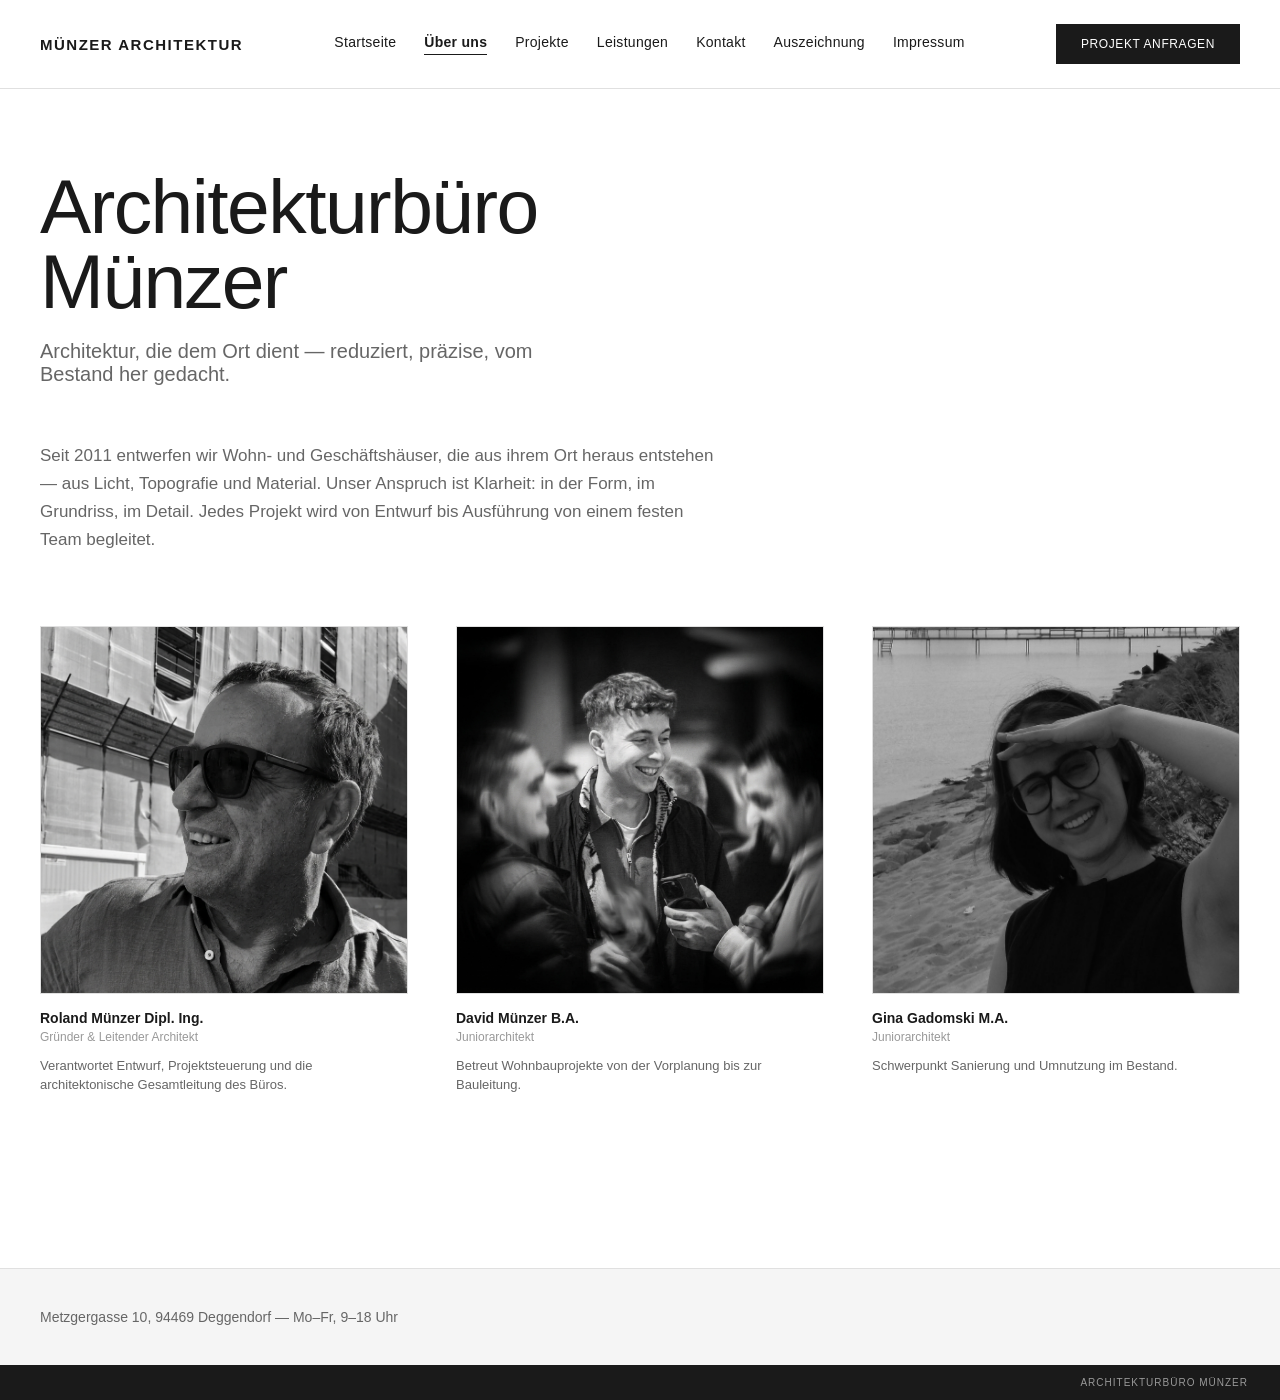
<file: ueber-uns.html>
<!DOCTYPE html>
<html lang="de">
<head>
<meta charset="utf-8">
<meta name="viewport" content="width=device-width, initial-scale=1">
<title>Über uns — Münzer Architektur</title>
<link rel="stylesheet" href="style.css">
</head>
<body>
<header class="header">
  <a class="brand" href="index.html">Münzer Architektur</a>
  <nav class="nav">
      <a href="index.html">Startseite</a>
      <a href="ueber-uns.html" aria-current="page">Über uns</a>
      <a href="projekte.html">Projekte</a>
      <a href="leistungen.html">Leistungen</a>
      <a href="kontakt.html">Kontakt</a>
      <a href="auszeichnung.html">Auszeichnung</a>
      <a href="impressum.html">Impressum</a>
  </nav>
  <a class="btn" href="kontakt.html">Projekt anfragen</a>
</header>

<main class="wrap">
  <h1 class="display" style="text-transform: none; font-size: clamp(40px, 6vw, 80px); line-height: .98;">Architekturbüro<br>Münzer</h1>
  <p style="font-size: 20px; color: var(--muted); margin-top: 20px; max-width: 560px;">Architektur, die dem Ort dient — reduziert, präzise, vom Bestand her gedacht.</p>
  <p style="font-size: 17px; line-height: 1.65; color: var(--muted); max-width: 680px; margin-top: 56px;">Seit 2011 entwerfen wir Wohn- und Geschäftshäuser, die aus ihrem Ort heraus entstehen — aus Licht, Topografie und Material. Unser Anspruch ist Klarheit: in der Form, im Grundriss, im Detail. Jedes Projekt wird von Entwurf bis Ausführung von einem festen Team begleitet.</p>

  <div class="grid-3">
    <article>
      <div class="tile r1-1"><img src="uploads/UeberUns3.jpg" alt="Roland Münzer Dipl. Ing."></div>
      <div class="member-name">Roland Münzer Dipl. Ing.</div>
      <div class="member-role">Gründer &amp; Leitender Architekt</div>
      <p class="member-bio">Verantwortet Entwurf, Projektsteuerung und die architektonische Gesamtleitung des Büros.</p>
    </article>
    <article>
      <div class="tile r1-1"><img src="uploads/UeberUns1.jpg" alt="David Münzer B.A."></div>
      <div class="member-name">David Münzer B.A.</div>
      <div class="member-role">Juniorarchitekt</div>
      <p class="member-bio">Betreut Wohnbauprojekte von der Vorplanung bis zur Bauleitung.</p>
    </article>
    <article>
      <div class="tile r1-1"><img src="uploads/UeberUns2.jpg" alt="Gina Gadomski M.A."></div>
      <div class="member-name">Gina Gadomski M.A.</div>
      <div class="member-role">Juniorarchitekt</div>
      <p class="member-bio">Schwerpunkt Sanierung und Umnutzung im Bestand.</p>
    </article>
  </div>
</main>

<div class="footer">
  <div>Metzgergasse 10, 94469 Deggendorf — Mo–Fr, 9–18 Uhr</div>
</div>
<div class="footer-bar"><span>Architekturbüro Münzer</span></div>
</body>
</html>
</file>
<file: style.css>
/* Münzer Architektur — style.css */
:root {
  --bg: #ffffff;
  --fg: #1a1a1a;
  --muted: #666666;
  --faint: #999999;
  --line: #e0e0e0;
  --panel: #f5f5f5;
  --tile: #f0f0f0;
}
@media (prefers-color-scheme: dark) {
  :root {
    --bg: #1a1a1a;
    --fg: #ffffff;
    --muted: #a8a8a8;
    --faint: #888888;
    --line: #333333;
    --panel: #222222;
    --tile: #2a2a2a;
  }
}
* { box-sizing: border-box; }
body {
  margin: 0;
  background: var(--bg);
  color: var(--fg);
  font-family: -apple-system, BlinkMacSystemFont, "Segoe UI", "Helvetica Neue", sans-serif;
  -webkit-font-smoothing: antialiased;
}
a { color: var(--fg); text-decoration: none; }
a:hover { color: var(--muted); }
img { display: block; }
.wrap { max-width: 1280px; margin: 0 auto; padding: 80px 40px; }

/* Header */
.header {
  display: flex; align-items: center; justify-content: space-between;
  gap: 24px; flex-wrap: wrap;
  padding: 24px 40px; border-bottom: 1px solid var(--line);
}
.brand { font-size: 15px; font-weight: 600; letter-spacing: .1em; text-transform: uppercase; }
.nav { display: flex; flex-wrap: wrap; gap: 28px; }
.nav a { font-size: 14px; letter-spacing: .02em; padding-bottom: 4px; border-bottom: 1px solid transparent; }
.nav a[aria-current="page"] { font-weight: 600; border-bottom-color: var(--fg); }
.btn {
  display: inline-block; background: var(--fg); color: var(--bg);
  border: 1px solid var(--fg); padding: 12px 24px;
  font-size: 12px; letter-spacing: .05em; text-transform: uppercase; cursor: pointer;
}
.btn:hover { color: var(--bg); opacity: .82; }
.btn-ghost { background: transparent; color: var(--fg); }
.btn-ghost:hover { color: var(--fg); }

/* Typography */
h1.display { font-size: clamp(32px, 5vw, 72px); font-weight: 300; line-height: 1.1; letter-spacing: -.02em; text-transform: uppercase; margin: 0; }
h2.display { font-size: clamp(28px, 4vw, 56px); font-weight: 300; line-height: 1.1; letter-spacing: -.02em; text-transform: uppercase; margin: 32px 0 0; }
.page-title { font-size: 28px; font-weight: 400; }
.lead { font-size: 16px; color: var(--muted); max-width: 640px; margin-top: 12px; }
.label { font-size: 11px; font-weight: 600; letter-spacing: .1em; text-transform: uppercase; color: var(--muted); }

/* Media tiles */
.tile { border: 1px solid var(--line); background: var(--tile); overflow: hidden; }
.tile img { width: 100%; height: 100%; object-fit: cover; }
.bw img { filter: grayscale(100%); }
.r16-10 { aspect-ratio: 16 / 10; }
.r4-3 { aspect-ratio: 4 / 3; }
.r3-2 { aspect-ratio: 3 / 2; }
.r3-4 { aspect-ratio: 3 / 4; }
.r1-1 { aspect-ratio: 1 / 1; }

/* Home */
.hero { display: grid; grid-template-columns: 1fr 1fr; gap: 64px; max-width: 1280px; margin: 0 auto; padding: 88px 40px 0; }
.hero p { font-size: 14px; color: var(--muted); max-width: 260px; margin-top: 28px; }
.hero .portrait { max-width: 320px; margin-top: 40px; }
.hero .inline-link { display: inline-block; margin-top: 24px; font-size: 14px; text-decoration: underline; text-underline-offset: 4px; }
.hero .body { font-size: 16px; line-height: 1.6; color: var(--muted); max-width: 460px; margin-top: 16px; }
.facts { display: grid; grid-template-columns: repeat(auto-fit, minmax(200px, 1fr)); gap: 40px; border-top: 1px solid var(--line); padding-top: 60px; }
.fact-n { font-size: 32px; font-weight: 500; }
.fact-l { font-size: 14px; color: var(--muted); margin-top: 8px; }

/* Grids */
.grid-3 { display: grid; grid-template-columns: repeat(auto-fit, minmax(280px, 1fr)); gap: 48px; margin-top: 72px; }
.grid-4 { display: grid; grid-template-columns: repeat(auto-fit, minmax(280px, 1fr)); gap: 56px; margin-top: 64px; }
.split { display: grid; grid-template-columns: 1fr 1fr; gap: 64px; align-items: center; margin-bottom: 80px; }

.member-name { font-size: 14px; font-weight: 600; margin-top: 16px; }
.member-role { font-size: 12px; color: var(--faint); margin-top: 4px; }
.member-bio { font-size: 13px; line-height: 1.5; color: var(--muted); margin-top: 12px; }
.card-title { font-size: 18px; font-weight: 600; margin-top: 20px; }
.card-text { font-size: 14px; line-height: 1.5; color: var(--muted); margin-top: 8px; }
.meta { font-size: 13px; color: var(--faint); margin-top: 4px; }
.meta-sm { font-size: 12px; color: var(--muted); margin-top: 8px; }
.credit { font-size: 11px; color: var(--faint); margin-top: 6px; }

/* Auszeichnung */
.award-intro { display: grid; grid-template-columns: 1fr 1fr; gap: 48px; margin-bottom: 80px; }
.award-intro .tile { min-height: 500px; }
.award-h { font-size: 28px; font-weight: 400; letter-spacing: -.01em; margin: 12px 0 16px; }
.award-p { font-size: 15px; line-height: 1.7; color: var(--muted); margin: 0; }

/* Kontakt */
.contact { display: grid; grid-template-columns: 1fr 1fr; gap: 96px; margin-top: 56px; }
form { display: flex; flex-direction: column; gap: 28px; }
label { display: block; font-size: 12px; margin-bottom: 8px; }
input, textarea {
  width: 100%; padding: 10px 12px; font: inherit; font-size: 14px;
  border: 1px solid var(--line); background: var(--bg); color: var(--fg);
}
textarea { min-height: 120px; }
input:focus, textarea:focus { outline: 1px solid var(--fg); }
.office-address { font-size: 16px; line-height: 1.7; }
.office-hours { font-size: 14px; color: var(--muted); margin-top: 4px; }
.office-links { margin-top: 12px; display: flex; flex-direction: column; gap: 4px; font-size: 16px; }
.map { aspect-ratio: 16 / 9; margin-top: 32px; border: 1px solid var(--line); filter: grayscale(1) contrast(1.05); background: var(--panel); }
.map iframe { width: 100%; height: 100%; border: 0; }
.contact-list { display: flex; flex-direction: column; gap: 24px; margin-top: 40px; }

/* Impressum */
.legal { max-width: 680px; margin-top: 56px; font-size: 14px; line-height: 1.8; color: var(--muted); }
.legal h3 { font-size: 16px; font-weight: 600; color: var(--fg); margin: 32px 0 16px; }
.legal p { margin: 0 0 20px; }

/* Footer */
.footer { background: var(--panel); padding: 40px; margin-top: 80px; border-top: 1px solid var(--line); }
.footer div { max-width: 1280px; margin: 0 auto; font-size: 14px; color: var(--muted); }
.footer-bar { background: #1a1a1a; padding: 12px 32px; display: flex; justify-content: flex-end; gap: 20px; }
.footer-bar span { font-size: 10px; letter-spacing: .1em; text-transform: uppercase; color: #999999; }

@media (max-width: 860px) {
  .wrap { padding: 56px 24px; }
  .header { padding: 20px 24px; }
  .hero, .split, .award-intro, .contact { grid-template-columns: 1fr; gap: 40px; }
  .hero { padding: 56px 24px 0; }
  .award-intro .tile { min-height: 320px; }
  .footer { padding: 32px 24px; }
}
</file>
